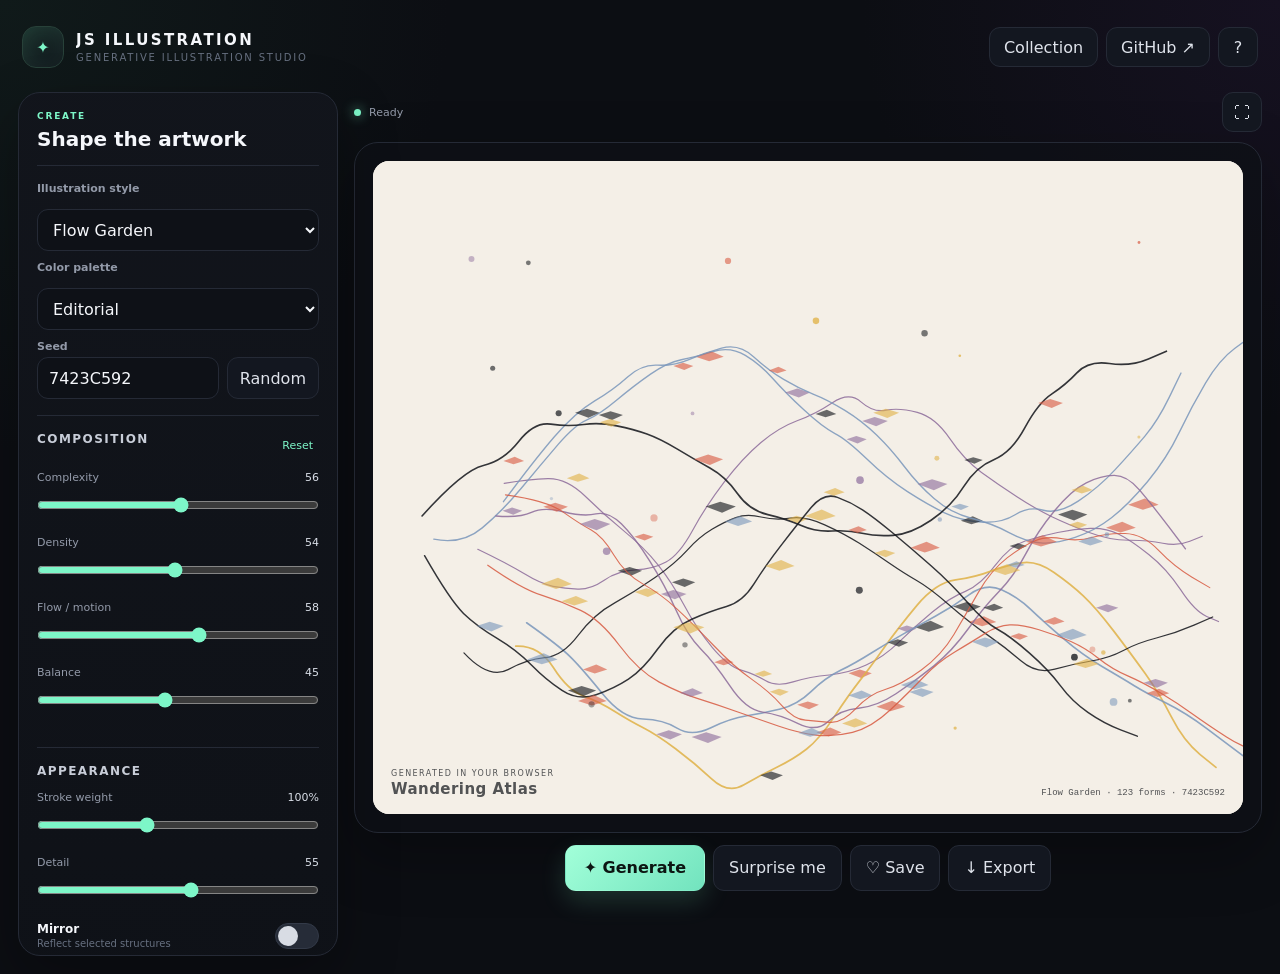
<file: index.html>
<!doctype html>
<html lang="en">
<head>
  <meta charset="utf-8" />
  <meta name="viewport" content="width=device-width,initial-scale=1,viewport-fit=cover" />
  <meta name="theme-color" content="#11131a" />
  <meta name="description" content="A lightweight generative illustration studio made with JavaScript and Canvas." />
  <title>JS Illustration — Generative Illustration Studio</title>
  <link rel="icon" href="favicon.svg" type="image/svg+xml" />
  <link rel="stylesheet" href="styles.css" />
</head>
<body>
  <div class="app-shell">
    <header class="topbar">
      <div class="brand-wrap">
        <div class="brand-mark" aria-hidden="true">✦</div>
        <div>
          <h1>JS Illustration</h1>
          <p>Generative illustration studio</p>
        </div>
      </div>

      <div class="top-actions">
        <button class="ghost-btn" id="collectionBtn" type="button">Collection</button>
        <a class="ghost-btn link-btn" href="https://github.com/GustavoVitorS/js-illustration" target="_blank" rel="noreferrer">GitHub ↗</a>
        <button class="icon-btn" id="helpBtn" type="button" aria-label="Help">?</button>
      </div>
    </header>

    <main class="workspace">
      <aside class="control-panel" id="controlPanel" aria-label="Illustration controls">
        <div class="panel-heading">
          <div>
            <span class="eyebrow">Create</span>
            <h2>Shape the artwork</h2>
          </div>
          <button class="icon-btn mobile-only" id="closeControlsBtn" type="button" aria-label="Close controls">×</button>
        </div>

        <section class="control-section hero-controls">
          <label class="field-label" for="styleSelect">Illustration style</label>
          <select id="styleSelect" class="select-control">
            <option value="flow-garden">Flow Garden</option>
            <option value="paper-cut">Paper Cut</option>
            <option value="topographic">Topographic</option>
            <option value="geo-collage">Geo Collage</option>
            <option value="botanical">Botanical</option>
            <option value="orbit-field">Orbit Field</option>
          </select>

          <label class="field-label" for="paletteSelect">Color palette</label>
          <select id="paletteSelect" class="select-control"></select>

          <div class="seed-row">
            <div class="seed-field">
              <label class="field-label" for="seedInput">Seed</label>
              <input id="seedInput" class="text-control" maxlength="24" spellcheck="false" autocomplete="off" />
            </div>
            <button class="small-btn" id="randomSeedBtn" type="button">Random</button>
          </div>
        </section>

        <section class="control-section">
          <div class="section-title-row">
            <h3>Composition</h3>
            <button class="text-btn" id="resetBtn" type="button">Reset</button>
          </div>

          <div class="range-control">
            <div class="range-meta"><label for="complexityRange">Complexity</label><output id="complexityValue"></output></div>
            <input id="complexityRange" type="range" min="10" max="100" value="56" />
          </div>

          <div class="range-control">
            <div class="range-meta"><label for="densityRange">Density</label><output id="densityValue"></output></div>
            <input id="densityRange" type="range" min="10" max="100" value="54" />
          </div>

          <div class="range-control">
            <div class="range-meta"><label for="motionRange">Flow / motion</label><output id="motionValue"></output></div>
            <input id="motionRange" type="range" min="0" max="100" value="58" />
          </div>

          <div class="range-control">
            <div class="range-meta"><label for="balanceRange">Balance</label><output id="balanceValue"></output></div>
            <input id="balanceRange" type="range" min="0" max="100" value="45" />
          </div>
        </section>

        <section class="control-section">
          <h3>Appearance</h3>

          <div class="range-control">
            <div class="range-meta"><label for="strokeRange">Stroke weight</label><output id="strokeValue"></output></div>
            <input id="strokeRange" type="range" min="50" max="180" value="100" />
          </div>

          <div class="range-control">
            <div class="range-meta"><label for="detailRange">Detail</label><output id="detailValue"></output></div>
            <input id="detailRange" type="range" min="0" max="100" value="55" />
          </div>

          <div class="toggle-row">
            <div>
              <strong>Mirror</strong>
              <span>Reflect selected structures</span>
            </div>
            <label class="switch"><input id="mirrorToggle" type="checkbox" /><span></span></label>
          </div>
        </section>

        <section class="control-section">
          <h3>Canvas</h3>
          <div class="two-col">
            <div>
              <label class="field-label" for="ratioSelect">Format</label>
              <select id="ratioSelect" class="select-control">
                <option value="4:3">4:3</option>
                <option value="1:1">1:1</option>
                <option value="16:9">16:9</option>
                <option value="4:5">4:5</option>
              </select>
            </div>
            <div>
              <label class="field-label" for="qualitySelect">Quality</label>
              <select id="qualitySelect" class="select-control">
                <option value="eco">Eco</option>
                <option value="balanced" selected>Balanced</option>
                <option value="high">High</option>
              </select>
            </div>
          </div>
        </section>
      </aside>

      <section class="stage-column">
        <div class="stage-toolbar">
          <div class="status-chip"><span class="status-dot"></span><span id="statusText">Ready</span></div>
          <div class="toolbar-actions">
            <button class="ghost-btn desktop-control-btn" id="openControlsBtn" type="button">Controls</button>
            <button class="icon-btn" id="fullscreenBtn" type="button" aria-label="Fullscreen">⛶</button>
          </div>
        </div>

        <div class="artboard-shell" id="artboardShell">
          <div class="artboard" id="artboard">
            <canvas id="artCanvas" aria-label="Generated illustration"></canvas>
            <div class="art-caption">
              <div>
                <span class="caption-kicker">Generated in your browser</span>
                <strong id="artTitle">Untitled Form</strong>
              </div>
              <span id="artMeta">Seed —</span>
            </div>
          </div>
        </div>

        <div class="action-dock">
          <button class="primary-btn" id="generateBtn" type="button">✦ Generate</button>
          <button class="dock-btn" id="surpriseBtn" type="button">Surprise me</button>
          <button class="dock-btn" id="saveBtn" type="button">♡ Save</button>
          <button class="dock-btn" id="exportBtn" type="button">↓ Export</button>
          <button class="dock-btn mobile-controls" id="mobileControlsBtn" type="button" aria-expanded="false" aria-controls="controlPanel">☰ Controls</button>
        </div>
      </section>
    </main>
  </div>

  <div class="backdrop" id="backdrop" hidden></div>

  <dialog class="modal" id="exportModal">
    <form method="dialog" class="modal-card" id="exportForm">
      <div class="modal-head">
        <div><span class="eyebrow">Export</span><h2>Save your illustration</h2></div>
        <button class="icon-btn" value="cancel" aria-label="Close">×</button>
      </div>
      <div class="export-grid">
        <label>Format<select id="exportFormat" class="select-control"><option value="png">PNG</option><option value="jpg">JPG</option><option value="svg">SVG</option><option value="pdf">PDF</option></select></label>
        <label>Size<select id="exportSize" class="select-control"><option value="1600">1600 px</option><option value="2400">2400 px</option><option value="3200">3200 px</option><option value="4000">4000 px</option></select></label>
      </div>
      <p class="modal-note">PNG/JPG/PDF render offscreen, so the visible canvas stays lightweight. SVG stays vector-based.</p>
      <div class="modal-actions"><button class="ghost-btn" value="cancel">Cancel</button><button class="primary-btn" id="confirmExportBtn" value="default" type="button">Export file</button></div>
    </form>
  </dialog>

  <dialog class="modal" id="collectionModal">
    <div class="modal-card collection-card">
      <div class="modal-head">
        <div><span class="eyebrow">Collection</span><h2>Saved artworks</h2></div>
        <button class="icon-btn" id="closeCollectionBtn" type="button" aria-label="Close">×</button>
      </div>
      <div id="collectionList" class="collection-list"></div>
    </div>
  </dialog>

  <dialog class="modal" id="helpModal">
    <div class="modal-card">
      <div class="modal-head">
        <div><span class="eyebrow">About</span><h2>How it works</h2></div>
        <button class="icon-btn" id="closeHelpBtn" type="button" aria-label="Close">×</button>
      </div>
      <p class="help-copy">Every artwork is built from deterministic vector-like primitives generated locally with JavaScript. No image assets, AI model, API or backend are required.</p>
      <div class="shortcut-list"><span><kbd>G</kbd> Generate</span><span><kbd>S</kbd> Surprise</span><span><kbd>E</kbd> Export</span><span><kbd>F</kbd> Fullscreen</span></div>
    </div>
  </dialog>

  <script defer src="random.js"></script>
  <script defer src="presets.js"></script>
  <script defer src="engine.js"></script>
  <script defer src="renderer.js"></script>
  <script defer src="exporter.js"></script>
  <script defer src="app.js"></script>
</body>
</html>
</file>
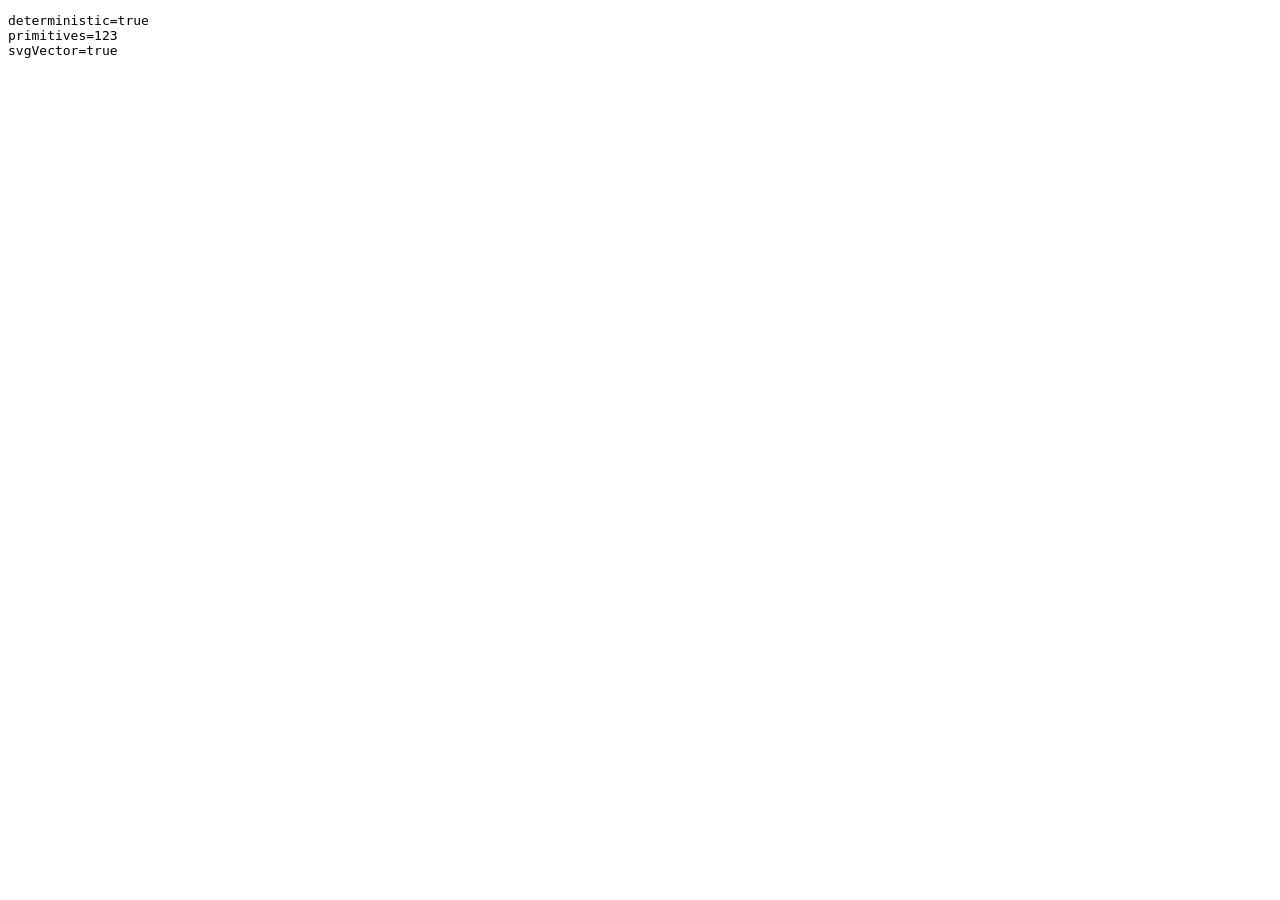
<file: smoke.html>
<!doctype html><meta charset="utf-8"><title>Smoke test</title><pre id="out"></pre>
<script src="random.js"></script><script src="presets.js"></script><script src="engine.js"></script><script src="renderer.js"></script>
<script>
const out=document.getElementById('out');
const s=Object.assign({},JSI.presets.DEFAULTS,{style:'flow-garden',quality:'eco'});
const a=JSI.engine.generate('TEST1234',s),b=JSI.engine.generate('TEST1234',s);
const same=JSON.stringify(a.primitives)===JSON.stringify(b.primitives);
const svg=JSI.renderer.toSVG(a,1000);
out.textContent=`deterministic=${same}\nprimitives=${a.primitives.length}\nsvgVector=${svg.includes('<path')&&!svg.includes('<image')}`;
if(!same||!svg.includes('<svg')||svg.includes('<image'))throw new Error('Smoke test failed');
</script>
</file>
<file: styles.css>
:root {
  color-scheme: dark;
  --bg: #0c0e13;
  --panel: #12151c;
  --panel-2: #171b24;
  --line: #252a36;
  --text: #f5f7fb;
  --muted: #939aa9;
  --soft: #677080;
  --accent: #7df6c8;
  --accent-2: #8aa9ff;
  --danger: #ff7b93;
  --radius: 18px;
  --shadow: 0 22px 60px rgba(0, 0, 0, .28);
  --safe-top: env(safe-area-inset-top, 0px);
  --safe-right: env(safe-area-inset-right, 0px);
  --safe-bottom: env(safe-area-inset-bottom, 0px);
  --safe-left: env(safe-area-inset-left, 0px);
  --art-ratio-number: 1.333333;
}

* {
  box-sizing: border-box;
}

html {
  min-width: 100%;
  min-height: 100%;
  -webkit-text-size-adjust: 100%;
  text-size-adjust: 100%;
  background: var(--bg);
}

body {
  margin: 0;
  min-width: 100%;
  min-height: 100vh;
  min-height: 100dvh;
  overflow-x: hidden;
  background:
    radial-gradient(circle at top left, #101a1a 0, transparent 28%),
    radial-gradient(circle at top right, #161121 0, transparent 26%),
    var(--bg);
  color: var(--text);
  font-family: Inter, ui-sans-serif, system-ui, -apple-system, BlinkMacSystemFont, "Segoe UI", sans-serif;
  -webkit-font-smoothing: antialiased;
}

body.controls-open {
  overflow: hidden;
}

button,
input,
select {
  font: inherit;
}

button,
a,
select,
input {
  outline: none;
}

button {
  cursor: pointer;
  touch-action: manipulation;
  -webkit-tap-highlight-color: transparent;
}

a {
  text-decoration: none;
  color: inherit;
}

[hidden] {
  display: none !important;
}

button:focus-visible,
a:focus-visible,
select:focus-visible,
input:focus-visible {
  outline: 2px solid var(--accent);
  outline-offset: 2px;
}

.app-shell {
  min-height: 100vh;
  min-height: 100dvh;
  padding:
    max(18px, var(--safe-top))
    max(18px, var(--safe-right))
    max(18px, var(--safe-bottom))
    max(18px, var(--safe-left));
}

.topbar {
  width: 100%;
  max-width: 1600px;
  margin: 0 auto 16px;
  display: flex;
  align-items: center;
  justify-content: space-between;
  gap: 16px;
  padding: 8px 4px;
}

.brand-wrap {
  min-width: 0;
  display: flex;
  align-items: center;
  gap: 12px;
}

.brand-mark {
  width: 42px;
  height: 42px;
  flex: 0 0 auto;
  border-radius: 14px;
  background: linear-gradient(145deg, #1a302b, #10141a);
  border: 1px solid #284139;
  display: grid;
  place-items: center;
  color: var(--accent);
  box-shadow: inset 0 0 22px rgba(125, 246, 200, .08);
}

.brand-wrap h1 {
  overflow: hidden;
  text-overflow: ellipsis;
  white-space: nowrap;
  font-size: 15px;
  letter-spacing: .16em;
  text-transform: uppercase;
  margin: 0 0 3px;
}

.brand-wrap p {
  font-size: 10px;
  letter-spacing: .18em;
  text-transform: uppercase;
  color: var(--soft);
  margin: 0;
}

.top-actions {
  flex: 0 0 auto;
  display: flex;
  align-items: center;
  gap: 8px;
}

.workspace {
  width: 100%;
  max-width: 1600px;
  margin: 0 auto;
  display: grid;
  grid-template-columns: 320px minmax(0, 1fr);
  gap: 16px;
  align-items: start;
}

.control-panel {
  position: sticky;
  top: 18px;
  min-width: 0;
  background: linear-gradient(180deg, rgba(18, 21, 28, .98), rgba(15, 18, 24, .98));
  border: 1px solid var(--line);
  border-radius: 22px;
  box-shadow: var(--shadow);
  max-height: calc(100vh - 36px);
  max-height: calc(100dvh - 36px);
  overflow: auto;
  overscroll-behavior: contain;
  -webkit-overflow-scrolling: touch;
  padding: 18px;
  scrollbar-width: thin;
  scrollbar-color: #303646 transparent;
}

.panel-heading {
  display: flex;
  align-items: flex-start;
  justify-content: space-between;
  gap: 12px;
  padding-bottom: 14px;
  border-bottom: 1px solid var(--line);
}

.eyebrow {
  display: block;
  color: var(--accent);
  font-size: 9px;
  font-weight: 700;
  letter-spacing: .2em;
  text-transform: uppercase;
  margin-bottom: 6px;
}

.panel-heading h2,
.modal-head h2 {
  font-size: 20px;
  margin: 0;
  font-weight: 650;
}

.control-section {
  padding: 16px 0;
  border-bottom: 1px solid var(--line);
}

.control-section:last-child {
  border-bottom: 0;
}

.control-section h3 {
  font-size: 12px;
  margin: 0 0 12px;
  text-transform: uppercase;
  letter-spacing: .12em;
  color: #c8cdd8;
}

.hero-controls {
  display: grid;
  gap: 10px;
}

.field-label {
  font-size: 11px;
  color: var(--muted);
  font-weight: 600;
  display: block;
  margin-bottom: 4px;
}

.select-control,
.text-control {
  width: 100%;
  min-width: 0;
  height: 42px;
  border-radius: 11px;
  border: 1px solid var(--line);
  background: #0e1117;
  color: var(--text);
  padding: 0 11px;
  transition: border-color .2s, background .2s;
}

.select-control:hover,
.text-control:hover,
.select-control:focus,
.text-control:focus {
  border-color: #3c465a;
  background: #10141c;
}

.seed-row {
  display: grid;
  grid-template-columns: minmax(0, 1fr) auto;
  gap: 8px;
  align-items: end;
}

.seed-field {
  min-width: 0;
}

.small-btn,
.ghost-btn,
.dock-btn,
.icon-btn,
.text-btn,
.primary-btn {
  border: 1px solid var(--line);
  background: #131720;
  color: #dfe3eb;
  border-radius: 11px;
  transition: transform .14s ease, border-color .14s ease, background .14s ease;
}

.small-btn {
  min-height: 42px;
  padding: 0 12px;
}

.ghost-btn {
  min-height: 40px;
  padding: 0 14px;
}

.link-btn {
  display: inline-flex;
  align-items: center;
  justify-content: center;
}

.icon-btn {
  width: 40px;
  height: 40px;
  flex: 0 0 auto;
  display: grid;
  place-items: center;
}

.text-btn {
  background: transparent;
  border: 0;
  color: var(--accent);
  font-size: 11px;
  padding: 6px;
}

.primary-btn {
  min-height: 46px;
  padding: 0 18px;
  background: linear-gradient(135deg, #a2ffd9, #72e3be);
  color: #0c1512;
  border-color: transparent;
  font-weight: 800;
  box-shadow: 0 10px 26px rgba(125, 246, 200, .16);
}

.small-btn:hover,
.ghost-btn:hover,
.dock-btn:hover,
.icon-btn:hover,
.primary-btn:hover {
  transform: translateY(-1px);
  border-color: #445064;
}

.section-title-row {
  display: flex;
  justify-content: space-between;
  align-items: center;
  gap: 12px;
  margin-bottom: 2px;
}

.range-control {
  margin: 13px 0;
}

.range-meta {
  display: flex;
  justify-content: space-between;
  gap: 16px;
  font-size: 11px;
  color: var(--muted);
  margin-bottom: 7px;
}

.range-meta output {
  color: #d9dee7;
  font-variant-numeric: tabular-nums;
}

.range-control input[type="range"] {
  width: 100%;
  min-height: 28px;
  margin: 0;
  accent-color: var(--accent);
}

.toggle-row {
  display: flex;
  align-items: center;
  justify-content: space-between;
  gap: 16px;
  margin-top: 14px;
}

.toggle-row strong {
  display: block;
  font-size: 12px;
}

.toggle-row > div > span {
  display: block;
  color: var(--soft);
  font-size: 10px;
  margin-top: 2px;
}

.switch {
  position: relative;
  width: 44px;
  height: 26px;
  flex: none;
}

.switch input {
  opacity: 0;
  position: absolute;
}

.switch span {
  position: absolute;
  inset: 0;
  border-radius: 999px;
  background: #262c38;
  border: 1px solid #333a48;
}

.switch span::before {
  content: "";
  position: absolute;
  width: 20px;
  height: 20px;
  border-radius: 50%;
  left: 2px;
  top: 2px;
  background: #d8dce4;
  transition: .2s;
}

.switch input:checked + span {
  background: #193c34;
  border-color: #285d4f;
}

.switch input:checked + span::before {
  transform: translateX(18px);
  background: var(--accent);
}

.two-col {
  display: grid;
  grid-template-columns: minmax(0, 1fr) minmax(0, 1fr);
  gap: 10px;
}

.stage-column {
  min-width: 0;
}

.stage-toolbar {
  min-height: 40px;
  display: flex;
  align-items: center;
  justify-content: space-between;
  gap: 10px;
  margin-bottom: 10px;
}

.status-chip {
  min-width: 0;
  display: inline-flex;
  align-items: center;
  gap: 8px;
  color: var(--muted);
  font-size: 11px;
}

.status-chip > span:last-child {
  overflow: hidden;
  text-overflow: ellipsis;
  white-space: nowrap;
}

.status-dot {
  width: 7px;
  height: 7px;
  flex: 0 0 auto;
  border-radius: 50%;
  background: var(--accent);
  box-shadow: 0 0 12px rgba(125, 246, 200, .75);
}

.toolbar-actions {
  flex: 0 0 auto;
  display: flex;
  align-items: center;
  gap: 8px;
}

.artboard-shell {
  width: 100%;
  min-width: 0;
  border: 1px solid var(--line);
  border-radius: 24px;
  padding: 18px;
  background: rgba(13, 16, 22, .7);
  box-shadow: var(--shadow);
}

.artboard {
  position: relative;
  width: 100%;
  overflow: hidden;
  border-radius: 16px;
  background: #f2eee6;
  aspect-ratio: 4 / 3;
  min-height: 420px;
  isolation: isolate;
}

.artboard canvas {
  position: absolute;
  inset: 0;
  display: block;
  width: 100%;
  height: 100%;
}

.art-caption {
  position: absolute;
  z-index: 2;
  left: 18px;
  right: 18px;
  bottom: 16px;
  display: flex;
  align-items: flex-end;
  justify-content: space-between;
  gap: 16px;
  pointer-events: none;
  color: rgba(20, 24, 30, .72);
  mix-blend-mode: multiply;
}

.art-caption > div {
  min-width: 0;
  display: flex;
  flex-direction: column;
  gap: 2px;
}

.caption-kicker {
  overflow: hidden;
  text-overflow: ellipsis;
  white-space: nowrap;
  font-size: 8px;
  letter-spacing: .18em;
  text-transform: uppercase;
}

.art-caption strong {
  overflow: hidden;
  text-overflow: ellipsis;
  white-space: nowrap;
  font-size: 15px;
  letter-spacing: .03em;
}

.art-caption > span {
  flex: 0 1 auto;
  max-width: 52%;
  overflow: hidden;
  text-overflow: ellipsis;
  white-space: nowrap;
  font-size: 9px;
  font-family: ui-monospace, SFMono-Regular, Menlo, monospace;
}

.action-dock {
  margin-top: 12px;
  display: flex;
  align-items: center;
  justify-content: center;
  gap: 8px;
  flex-wrap: wrap;
}

.dock-btn {
  min-height: 46px;
  padding: 0 15px;
}

.mobile-only,
.mobile-controls {
  display: none;
}

.desktop-control-btn {
  display: none;
}

.backdrop {
  position: fixed;
  inset: 0;
  background: rgba(0, 0, 0, .55);
  backdrop-filter: blur(4px);
  z-index: 40;
}

.modal {
  border: 0;
  padding: 0;
  background: transparent;
  color: var(--text);
  max-width: min(92vw, 620px);
  width: 100%;
  max-height: 92vh;
  max-height: 92dvh;
}

.modal::backdrop {
  background: rgba(0, 0, 0, .65);
  backdrop-filter: blur(4px);
}

.modal-card {
  max-height: 90vh;
  max-height: 90dvh;
  overflow: auto;
  overscroll-behavior: contain;
  -webkit-overflow-scrolling: touch;
  background: #11151c;
  border: 1px solid var(--line);
  border-radius: 22px;
  padding: 20px;
  box-shadow: 0 28px 80px rgba(0, 0, 0, .5);
}

.modal-head {
  position: sticky;
  top: -20px;
  z-index: 2;
  display: flex;
  align-items: flex-start;
  justify-content: space-between;
  gap: 16px;
  margin: -4px -4px 18px;
  padding: 4px 4px 10px;
  background: linear-gradient(180deg, #11151c 80%, rgba(17, 21, 28, 0));
}

.export-grid {
  display: grid;
  grid-template-columns: minmax(0, 1fr) minmax(0, 1fr);
  gap: 12px;
}

.export-grid label {
  min-width: 0;
  font-size: 11px;
  color: var(--muted);
}

.export-grid select {
  margin-top: 6px;
}

.modal-note,
.help-copy {
  font-size: 12px;
  line-height: 1.65;
  color: var(--muted);
}

.modal-actions {
  display: flex;
  justify-content: flex-end;
  gap: 8px;
  margin-top: 18px;
}

.collection-list {
  display: grid;
  gap: 10px;
  max-height: 60vh;
  max-height: 60dvh;
  overflow: auto;
}

.collection-item {
  min-width: 0;
  display: grid;
  grid-template-columns: 64px minmax(0, 1fr) auto;
  gap: 12px;
  align-items: center;
  padding: 10px;
  border: 1px solid var(--line);
  border-radius: 14px;
  background: #0e1117;
}

.collection-thumb {
  height: 48px;
  border-radius: 9px;
  background: linear-gradient(135deg, #f5efe6, #d8e5de);
}

.collection-item strong,
.collection-item small {
  overflow: hidden;
  text-overflow: ellipsis;
  white-space: nowrap;
}

.collection-item strong {
  display: block;
  font-size: 12px;
}

.collection-item small {
  display: block;
  color: var(--soft);
  margin-top: 3px;
}

.collection-actions {
  display: flex;
  gap: 6px;
}

.collection-actions button {
  min-height: 34px;
  padding: 0 9px;
}

.empty-state {
  padding: 30px 10px;
  text-align: center;
  color: var(--soft);
  font-size: 12px;
}

.shortcut-list {
  display: grid;
  grid-template-columns: repeat(2, minmax(0, 1fr));
  gap: 8px;
  margin-top: 16px;
}

.shortcut-list span {
  min-width: 0;
  padding: 10px;
  border: 1px solid var(--line);
  border-radius: 10px;
  color: var(--muted);
  font-size: 11px;
}

.shortcut-list kbd {
  display: inline-grid;
  place-items: center;
  min-width: 24px;
  height: 24px;
  border-radius: 6px;
  background: #1d2330;
  color: #f1f4f8;
  margin-right: 6px;
}

body.fullscreen-stage .topbar,
body.fullscreen-stage .control-panel,
body.fullscreen-stage .stage-toolbar,
body.fullscreen-stage .action-dock {
  display: none !important;
}

body.fullscreen-stage .workspace {
  display: block;
  max-width: none;
}

body.fullscreen-stage .app-shell {
  padding: 0;
}

body.fullscreen-stage .artboard-shell {
  padding: 0;
  border: 0;
  border-radius: 0;
  background: #000;
  box-shadow: none;
}

body.fullscreen-stage .artboard {
  border-radius: 0;
  width: 100vw;
  height: 100vh;
  height: 100dvh;
  min-height: 0;
  aspect-ratio: auto !important;
}

/* Medium desktop / small laptop */
@media (max-width: 1180px) {
  .workspace {
    grid-template-columns: 288px minmax(0, 1fr);
    gap: 12px;
  }

  .control-panel {
    padding: 15px;
  }

  .artboard-shell {
    padding: 14px;
  }

  .artboard {
    min-height: 360px;
  }
}

/* Tablet: controls become an off-canvas drawer. */
@media (max-width: 860px) {
  .app-shell {
    padding:
      max(12px, var(--safe-top))
      max(12px, var(--safe-right))
      max(12px, var(--safe-bottom))
      max(12px, var(--safe-left));
  }

  .topbar {
    margin-bottom: 10px;
  }

  .brand-wrap p {
    display: none;
  }

  .workspace {
    display: block;
  }

  .control-panel {
    position: fixed;
    z-index: 50;
    left: 0;
    top: 0;
    bottom: 0;
    width: min(86vw, 380px);
    max-height: none;
    border-radius: 0 22px 22px 0;
    transform: translateX(-105%);
    transition: transform .24s ease;
    padding:
      max(18px, var(--safe-top))
      18px
      max(18px, var(--safe-bottom))
      max(18px, var(--safe-left));
  }

  .control-panel.open {
    transform: translateX(0);
  }

  .panel-heading {
    position: sticky;
    top: -18px;
    z-index: 3;
    margin: -18px -18px 0;
    padding: max(18px, var(--safe-top)) 18px 14px;
    background: rgba(17, 20, 27, .98);
  }

  .mobile-only,
  .mobile-controls {
    display: inline-grid;
  }

  .mobile-controls {
    display: inline-flex;
  }

  .desktop-control-btn {
    display: none;
  }

  .artboard-shell {
    padding: 10px;
    border-radius: 20px;
  }

  .artboard {
    min-height: 0;
    border-radius: 13px;
  }

  .action-dock {
    justify-content: center;
  }

  .art-caption {
    left: 12px;
    right: 12px;
    bottom: 10px;
  }

  .art-caption strong {
    font-size: 13px;
  }
}

/* Phones: controls become a bottom sheet and actions stop horizontal scrolling. */
@media (max-width: 640px) {
  .app-shell {
    padding:
      max(10px, var(--safe-top))
      max(10px, var(--safe-right))
      max(12px, var(--safe-bottom))
      max(10px, var(--safe-left));
  }

  .topbar {
    gap: 8px;
    padding: 4px 0;
  }

  .brand-wrap {
    gap: 9px;
  }

  .brand-mark {
    width: 38px;
    height: 38px;
    border-radius: 12px;
  }

  .brand-wrap h1 {
    font-size: 13px;
    letter-spacing: .13em;
  }

  .top-actions {
    gap: 5px;
  }

  .top-actions .ghost-btn,
  .top-actions .icon-btn {
    width: 40px;
    min-width: 40px;
    height: 40px;
    min-height: 40px;
    padding: 0;
    font-size: 0;
  }

  #collectionBtn::before {
    content: "▦";
    font-size: 15px;
  }

  .top-actions .link-btn::before {
    content: "↗";
    font-size: 16px;
  }

  #helpBtn {
    font-size: 0;
  }

  #helpBtn::before {
    content: "?";
    font-size: 15px;
  }

  .control-panel {
    left: 0;
    right: 0;
    top: auto;
    bottom: 0;
    width: 100%;
    max-height: 88vh;
    max-height: 88dvh;
    border-radius: 24px 24px 0 0;
    transform: translateY(105%);
    padding:
      0
      max(16px, var(--safe-right))
      max(18px, var(--safe-bottom))
      max(16px, var(--safe-left));
  }

  .control-panel.open {
    transform: translateY(0);
  }

  .panel-heading {
    top: 0;
    margin: 0 -16px;
    padding: 16px 16px 14px;
    border-radius: 24px 24px 0 0;
    background: rgba(17, 20, 27, .985);
  }

  .control-section {
    padding: 15px 0;
  }

  .select-control,
  .text-control {
    height: 46px;
    font-size: 16px;
  }

  .small-btn,
  .ghost-btn,
  .dock-btn,
  .primary-btn,
  .icon-btn {
    min-height: 44px;
  }

  .small-btn:hover,
  .ghost-btn:hover,
  .dock-btn:hover,
  .icon-btn:hover,
  .primary-btn:hover {
    transform: none;
  }

  .range-control {
    margin: 15px 0;
  }

  .range-meta {
    font-size: 12px;
    margin-bottom: 6px;
  }

  .range-control input[type="range"] {
    min-height: 38px;
  }

  .range-control input[type="range"]::-webkit-slider-thumb {
    width: 24px;
    height: 24px;
  }

  .stage-toolbar {
    min-height: 36px;
    margin: 0 2px 8px;
  }

  .status-chip {
    font-size: 10px;
  }

  .artboard-shell {
    padding: 7px;
    border-radius: 16px;
  }

  .artboard {
    border-radius: 10px;
  }

  .art-caption {
    left: 10px;
    right: 10px;
    bottom: 8px;
  }

  .caption-kicker {
    font-size: 7px;
    letter-spacing: .13em;
  }

  .art-caption strong {
    font-size: clamp(11px, 3.5vw, 13px);
  }

  .art-caption > span {
    display: none;
  }

  .action-dock {
    width: 100%;
    margin-top: 10px;
    display: grid;
    grid-template-columns: repeat(2, minmax(0, 1fr));
    gap: 8px;
  }

  .action-dock > * {
    width: 100%;
    min-width: 0;
    padding-inline: 10px;
  }

  #generateBtn {
    grid-column: 1 / -1;
  }

  .modal {
    position: fixed;
    inset: auto 0 0 0;
    width: 100%;
    max-width: none;
    max-height: 92vh;
    max-height: 92dvh;
    margin: 0;
  }

  .modal-card {
    width: 100%;
    max-height: 92vh;
    max-height: 92dvh;
    border-radius: 22px 22px 0 0;
    padding:
      16px
      max(16px, var(--safe-right))
      max(18px, var(--safe-bottom))
      max(16px, var(--safe-left));
  }

  .modal-head {
    top: -16px;
    margin: -4px -4px 16px;
  }

  .export-grid,
  .two-col,
  .shortcut-list {
    grid-template-columns: minmax(0, 1fr);
  }

  .modal-actions {
    display: grid;
    grid-template-columns: minmax(0, 1fr) minmax(0, 1fr);
  }

  .modal-actions > * {
    width: 100%;
  }
}

/* Narrow phones, including 320/360/375 widths. */
@media (max-width: 420px) {
  .brand-mark {
    width: 35px;
    height: 35px;
  }

  .brand-wrap h1 {
    max-width: 132px;
    font-size: 12px;
    letter-spacing: .1em;
  }

  .top-actions .ghost-btn,
  .top-actions .icon-btn {
    width: 38px;
    min-width: 38px;
    height: 38px;
    min-height: 38px;
  }

  .artboard-shell {
    padding: 5px;
  }

  .art-caption {
    left: 8px;
    right: 8px;
    bottom: 7px;
  }

  .caption-kicker {
    display: none;
  }

  .dock-btn,
  .primary-btn {
    font-size: 12px;
  }

  .collection-item {
    grid-template-columns: 48px minmax(0, 1fr);
    gap: 9px;
  }

  .collection-thumb {
    height: 42px;
  }

  .collection-actions {
    grid-column: 1 / -1;
    justify-content: flex-end;
  }

  .collection-actions button:first-child {
    min-width: 84px;
  }
}

@media (max-width: 350px) {
  .app-shell {
    padding-left: max(8px, var(--safe-left));
    padding-right: max(8px, var(--safe-right));
  }

  .brand-wrap {
    gap: 6px;
  }

  .brand-mark {
    width: 32px;
    height: 32px;
    border-radius: 10px;
  }

  .brand-wrap h1 {
    max-width: 116px;
    font-size: 11px;
  }

  .top-actions {
    gap: 4px;
  }

  .top-actions .ghost-btn,
  .top-actions .icon-btn {
    width: 36px;
    min-width: 36px;
    height: 36px;
    min-height: 36px;
  }

  .action-dock {
    gap: 6px;
  }

  .dock-btn,
  .primary-btn {
    padding-inline: 7px;
    font-size: 11px;
  }

  .panel-heading h2,
  .modal-head h2 {
    font-size: 18px;
  }
}

/* Mobile landscape / short screens: art stays visible without forcing a giant page. */
@media (max-width: 940px) and (max-height: 520px) and (orientation: landscape) {
  .app-shell {
    padding-top: max(7px, var(--safe-top));
    padding-bottom: max(7px, var(--safe-bottom));
  }

  .topbar {
    margin-bottom: 4px;
    padding-block: 2px;
  }

  .brand-mark {
    width: 34px;
    height: 34px;
  }

  .stage-toolbar {
    margin-bottom: 4px;
  }

  .artboard-shell {
    padding: 5px;
    display: grid;
    place-items: center;
  }

  .artboard {
    width: min(100%, calc((100dvh - 132px) * var(--art-ratio-number)));
    min-height: 0;
  }

  .action-dock {
    margin-top: 6px;
  }

  .action-dock .primary-btn,
  .action-dock .dock-btn {
    min-height: 38px;
    height: 38px;
  }

  .control-panel {
    max-height: 96vh;
    max-height: 96dvh;
  }

  .modal,
  .modal-card {
    max-height: 96vh;
    max-height: 96dvh;
  }
}

@media (hover: none) and (pointer: coarse) {
  button,
  a,
  select,
  input {
    -webkit-tap-highlight-color: transparent;
  }
}

@media (prefers-reduced-motion: reduce) {
  *,
  *::before,
  *::after {
    scroll-behavior: auto !important;
    transition: none !important;
    animation: none !important;
  }
}
</file>
